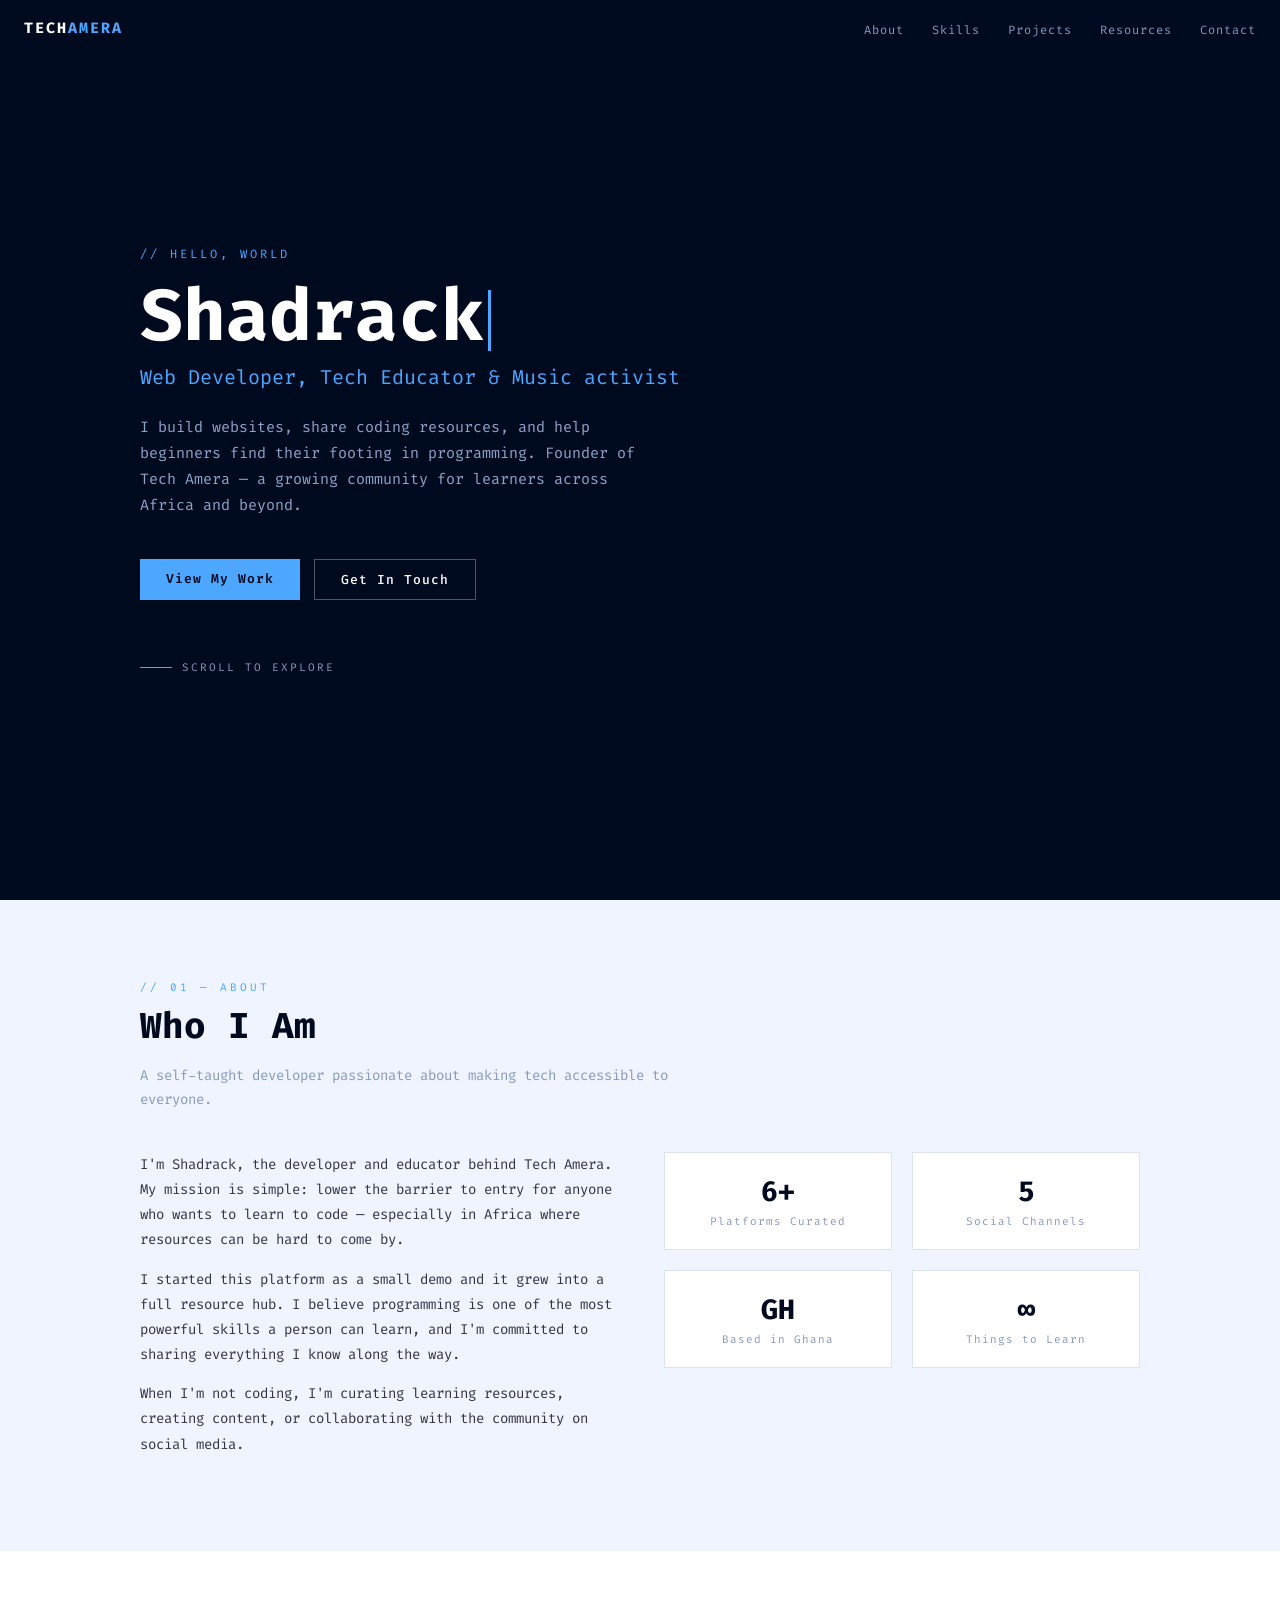
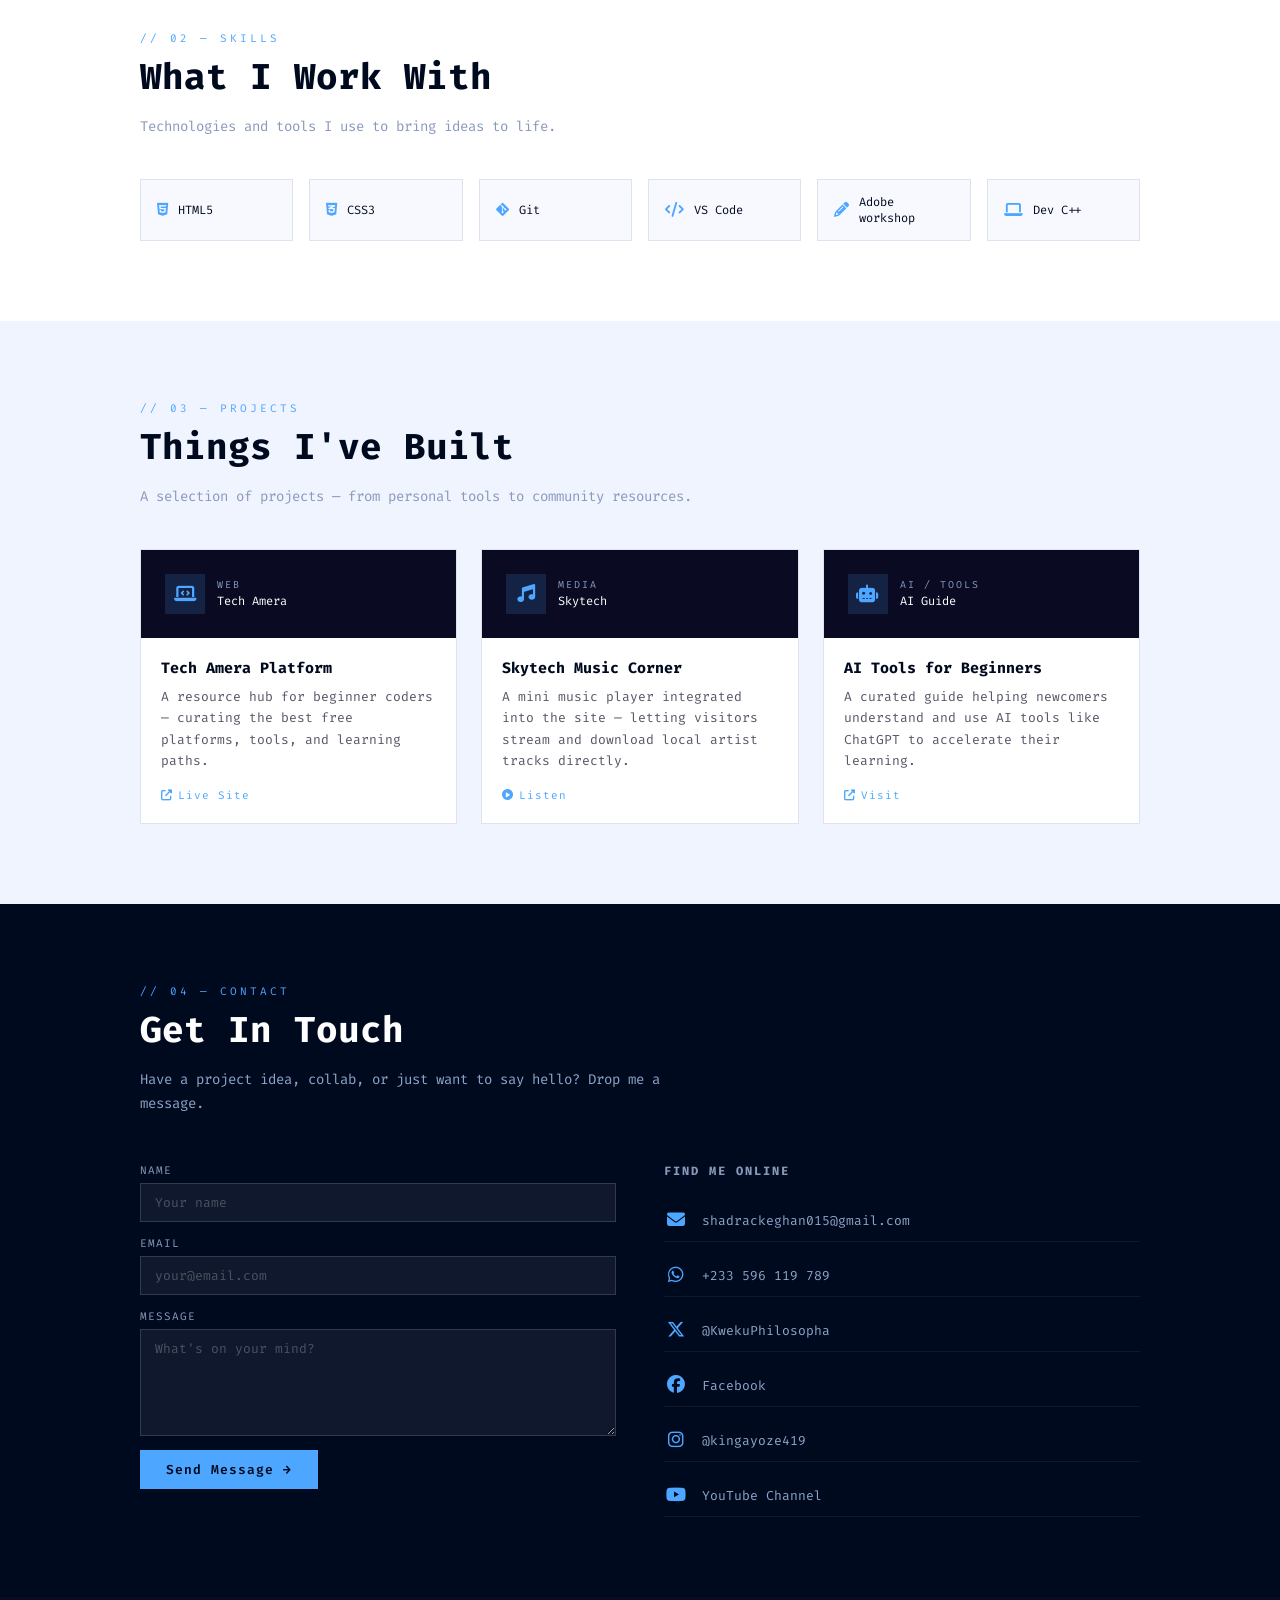
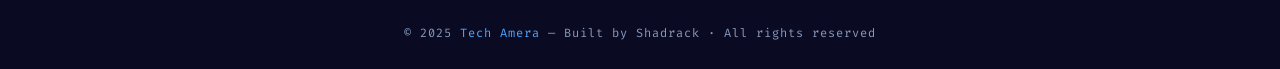
<file: index.html>
<!DOCTYPE html>
<html lang="en">
<head>
  <meta charset="UTF-8">
  <meta name="viewport" content="width=device-width, initial-scale=1.0">
  <meta name="description" content="Tech Amera – Developer Portfolio of Shadrack">
  <title>Tech Amera | Portfolio</title>

  <link rel="stylesheet" href="https://cdnjs.cloudflare.com/ajax/libs/font-awesome/6.5.0/css/all.min.css">
  <link href="https://fonts.googleapis.com/css2?family=Fira+Code:wght@300;400;500;600;700&family=Inter:wght@300;400;600;700&display=swap" rel="stylesheet">

  <style>
    *, *::before, *::after { box-sizing: border-box; margin: 0; padding: 0; }

    :root {
      --navy:    #000A1F;
      --navy2:   #0a0a23;
      --accent:  #4da6ff;
      --white:   #ffffff;
      --offwhite:#f0f4ff;
      --muted:   #8899bb;
      --card-bg: #f7f9ff;
      --border:  #dde4f0;
      --font-mono: 'Fira Code', monospace;
      --font-sans: 'Inter', sans-serif;
    }

    html { scroll-behavior: smooth; }

    body {
      font-family: 'Fira code',monospace;
      background: var(--white);
      color: var(--navy);
      overflow-x: hidden;
    }

    /* ── NAV ──────────────────────────────── */
    nav {
      position: fixed;
      top: 0; left: 0; right: 0;
      background: var(--navy);
      z-index: 100;
      display: flex;
      align-items: center;
      justify-content: space-between;
      padding: 0 24px;
      height: 56px;
    }

    .nav-logo {
      font-family: var(--font-mono);
      font-weight: 700;
      font-size: 15px;
      color: var(--white);
      letter-spacing: 2px;
      text-decoration: none;
    }
    .nav-logo span { color: var(--accent); }

    .nav-links {
      display: flex;
      gap: 28px;
      list-style: none;
    }
    .nav-links a {
      font-family: var(--font-mono);
      font-size: 12px;
      color: var(--muted);
      text-decoration: none;
      letter-spacing: 1px;
      transition: color .2s;
    }
    .nav-links a:hover { color: var(--white); }

    .hamburger {
      display: none;
      flex-direction: column;
      gap: 5px;
      cursor: pointer;
      background: none;
      border: none;
      padding: 4px;
    }
    .hamburger span {
      display: block;
      width: 22px;
      height: 2px;
      background: var(--white);
      transition: transform .3s, opacity .3s;
    }
    .hamburger.open span:nth-child(1) { transform: translateY(7px) rotate(45deg); }
    .hamburger.open span:nth-child(2) { opacity: 0; }
    .hamburger.open span:nth-child(3) { transform: translateY(-7px) rotate(-45deg); }

    .mobile-menu {
      display: none;
      position: fixed;
      top: 56px; left: 0; right: 0;
      background: var(--navy2);
      z-index: 99;
      padding: 16px 0;
      flex-direction: column;
    }
    .mobile-menu.open { display: flex; }
    .mobile-menu a {
      font-family: var(--font-mono);
      font-size: 13px;
      color: var(--muted);
      text-decoration: none;
      padding: 12px 28px;
      letter-spacing: 1px;
      border-bottom: 1px solid rgba(255,255,255,.05);
      transition: color .2s, background .2s;
    }
    .mobile-menu a:hover { color: var(--white); background: rgba(77,166,255,.08); }

    /* ── SECTIONS COMMON ─────────────────── */
    section { padding: 80px 24px; }
    .section-label {
      font-family: var(--font-mono);
      font-size: 11px;
      letter-spacing: 3px;
      color: var(--accent);
      text-transform: uppercase;
      margin-bottom: 10px;
    }
    .section-title {
      font-size: clamp(22px, 5vw, 36px);
      font-weight: 700;
      color: var(--navy);
      margin-bottom: 16px;
      line-height: 1.2;
    }
    .section-sub {
      font-size: 14px;
      color: var(--muted);
      line-height: 1.7;
      max-width: 560px;
    }
    .container { max-width: 1000px; margin: 0 auto; }

    /* ── HERO ─────────────────────────────── */
    #hero {
      min-height: 100vh;
      background: var(--navy);
      display: flex;
      align-items: center;
      padding: 80px 24px 60px;
    }
    .hero-inner {
      max-width: 1000px;
      margin: 0 auto;
      width: 100%;
    }
    .hero-eyebrow {
      font-family: var(--font-mono);
      font-size: 12px;
      letter-spacing: 3px;
      color: var(--accent);
      margin-bottom: 18px;
    }
    .hero-name {
      font-size: clamp(36px, 9vw, 72px);
      font-weight: 700;
      color: var(--white);
      line-height: 1;
      margin-bottom: 12px;
    }
    .hero-name .cursor {
      display: inline-block;
      width: 3px;
      height: .85em;
      background: var(--accent);
      margin-left: 4px;
      vertical-align: middle;
      animation: blink 1s step-end infinite;
    }
    @keyframes blink { 50% { opacity: 0; } }

    .hero-role {
      font-family: var(--font-mono);
      font-size: clamp(14px, 3vw, 20px);
      color: var(--accent);
      margin-bottom: 24px;
    }
    .hero-bio {
      font-size: 15px;
      color: #8fa5c8;
      line-height: 1.75;
      max-width: 520px;
      margin-bottom: 40px;
    }
    .hero-ctas {
      display: flex;
      gap: 14px;
      flex-wrap: wrap;
    }
    .btn-primary {
      padding: 11px 26px;
      background: var(--accent);
      color: var(--navy);
      font-family: var(--font-mono);
      font-size: 13px;
      font-weight: 600;
      border: none;
      cursor: pointer;
      text-decoration: none;
      transition: opacity .2s;
      letter-spacing: 1px;
    }
    .btn-primary:hover { opacity: .85; }
    .btn-outline {
      padding: 11px 26px;
      background: transparent;
      color: var(--white);
      font-family: var(--font-mono);
      font-size: 13px;
      font-weight: 500;
      border: 1px solid rgba(255,255,255,.3);
      cursor: pointer;
      text-decoration: none;
      transition: border-color .2s, color .2s;
      letter-spacing: 1px;
    }
    .btn-outline:hover { border-color: var(--accent); color: var(--accent); }

    .hero-scroll {
      margin-top: 60px;
      display: flex;
      align-items: center;
      gap: 10px;
      font-family: var(--font-mono);
      font-size: 11px;
      color: var(--muted);
      letter-spacing: 2px;
    }
    .hero-scroll::before {
      content: '';
      display: block;
      width: 32px;
      height: 1px;
      background: var(--muted);
    }

    /* ── ABOUT ───────────────────────────── */
    #about { background: var(--offwhite); }
    .about-grid {
      display: grid;
      grid-template-columns: 1fr 1fr;
      gap: 48px;
      align-items: start;
      margin-top: 40px;
    }
    .about-text p {
      font-size: 14px;
      line-height: 1.8;
      color: #334;
      margin-bottom: 14px;
    }
    .about-stats {
      display: grid;
      grid-template-columns: 1fr 1fr;
      gap: 20px;
    }
    .stat-card {
      background: var(--white);
      border: 1px solid var(--border);
      padding: 20px;
      text-align: center;
    }
    .stat-num {
      font-family: var(--font-mono);
      font-size: 28px;
      font-weight: 700;
      color: var(--navy);
    }
    .stat-label {
      font-size: 11px;
      color: var(--muted);
      letter-spacing: 1px;
      margin-top: 4px;
    }

    /* ── SKILLS ──────────────────────────── */
    #skills { background: var(--white); }
    .skills-grid {
      display: grid;
      grid-template-columns: repeat(auto-fill, minmax(140px, 1fr));
      gap: 16px;
      margin-top: 40px;
    }
    .skill-pill {
      display: flex;
      align-items: center;
      gap: 10px;
      padding: 14px 16px;
      border: 1px solid var(--border);
      background: var(--card-bg);
      font-family: var(--font-mono);
      font-size: 12px;
      color: var(--navy);
      transition: border-color .2s, transform .2s;
      cursor: default;
    }
    .skill-pill:hover {
      border-color: var(--accent);
      transform: translateY(-2px);
    }
    .skill-pill i { color: var(--accent); font-size: 15px; }

    /* ── PROJECTS ────────────────────────── */
    #projects { background: var(--offwhite); }
    .projects-grid {
      display: grid;
      grid-template-columns: repeat(auto-fill, minmax(280px, 1fr));
      gap: 24px;
      margin-top: 40px;
    }
    .project-card {
      background: var(--white);
      border: 1px solid var(--border);
      overflow: hidden;
      transition: transform .2s, box-shadow .2s;
    }
    .project-card:hover {
      transform: translateY(-4px);
      box-shadow: 0 12px 32px rgba(0,10,31,.1);
    }
    .project-card-top {
      background: var(--navy2);
      padding: 24px;
      display: flex;
      align-items: center;
      gap: 12px;
    }
    .project-icon {
      width: 40px; height: 40px;
      background: rgba(77,166,255,.15);
      display: flex;
      align-items: center;
      justify-content: center;
      font-size: 18px;
      color: var(--accent);
    }
    .project-tag {
      font-family: var(--font-mono);
      font-size: 10px;
      letter-spacing: 2px;
      color: var(--muted);
      text-transform: uppercase;
    }
    .project-card-body { padding: 20px; }
    .project-name {
      font-size: 15px;
      font-weight: 700;
      color: var(--navy);
      margin-bottom: 8px;
    }
    .project-desc {
      font-size: 13px;
      color: #556;
      line-height: 1.65;
      margin-bottom: 16px;
    }
    .project-links {
      display: flex;
      gap: 12px;
    }
    .project-links a {
      font-family: var(--font-mono);
      font-size: 11px;
      color: var(--accent);
      text-decoration: none;
      letter-spacing: 1px;
      display: flex;
      align-items: center;
      gap: 5px;
      transition: opacity .2s;
    }
    .project-links a:hover { opacity: .7; }

    /* ── RESOURCES ───────────────────────── */
    #resources { background: var(--white); }
    .resources-list {
      display: grid;
      grid-template-columns: repeat(auto-fill, minmax(220px, 1fr));
      gap: 16px;
      margin-top: 40px;
    }
    .resource-item {
      display: flex;
      align-items: center;
      gap: 14px;
      padding: 16px 18px;
      border: 1px solid var(--border);
      background: var(--card-bg);
      text-decoration: none;
      color: var(--navy);
      transition: border-color .2s, background .2s;
    }
    .resource-item:hover {
      border-color: var(--accent);
      background: var(--white);
    }
    .resource-item i {
      font-size: 20px;
      color: var(--accent);
      flex-shrink: 0;
    }
    .resource-name {
      font-size: 13px;
      font-weight: 600;
    }
    .resource-desc {
      font-size: 11px;
      color: var(--muted);
      margin-top: 2px;
    }

    /* ── CONTACT ─────────────────────────── */
    #contact { background: var(--navy); }
    #contact .section-title { color: var(--white); }
    #contact .section-sub { color: #8fa5c8; }
    #contact .section-label { color: var(--accent); }

    .contact-layout {
      display: grid;
      grid-template-columns: 1fr 1fr;
      gap: 48px;
      margin-top: 48px;
    }

    .contact-form { display: flex; flex-direction: column; gap: 14px; }
    .form-field {
      display: flex;
      flex-direction: column;
      gap: 5px;
    }
    .form-field label {
      font-family: var(--font-mono);
      font-size: 11px;
      letter-spacing: 1px;
      color: var(--muted);
    }
    .form-field input,
    .form-field textarea {
      background: rgba(255,255,255,.06);
      border: 1px solid rgba(255,255,255,.15);
      color: var(--white);
      padding: 10px 14px;
      font-family: var(--font-mono);
      font-size: 13px;
      outline: none;
      resize: vertical;
      transition: border-color .2s;
    }
    .form-field input:focus,
    .form-field textarea:focus { border-color: var(--accent); }
    .form-field input::placeholder,
    .form-field textarea::placeholder { color: rgba(255,255,255,.25); }

    .contact-social h3 {
      font-family: var(--font-mono);
      font-size: 12px;
      letter-spacing: 2px;
      color: var(--muted);
      text-transform: uppercase;
      margin-bottom: 20px;
    }
    .social-links {
      display: flex;
      flex-direction: column;
      gap: 12px;
    }
    .social-link {
      display: flex;
      align-items: center;
      gap: 14px;
      color: #8fa5c8;
      text-decoration: none;
      font-size: 13px;
      padding: 12px 0;
      border-bottom: 1px solid rgba(255,255,255,.06);
      transition: color .2s;
    }
    .social-link:hover { color: var(--white); }
    .social-link i { font-size: 18px; color: var(--accent); width: 24px; text-align: center; }

    /* ── FOOTER ──────────────────────────── */
    footer {
      background: var(--navy2);
      color: var(--muted);
      text-align: center;
      padding: 28px 24px;
      font-family: var(--font-mono);
      font-size: 12px;
      letter-spacing: 1px;
    }
    footer span { color: var(--accent); }

    /* ── TOAST ───────────────────────────── */
    #toast {
      position: fixed;
      bottom: 28px; right: 28px;
      background: var(--navy);
      border: 1px solid var(--accent);
      color: var(--white);
      font-family: var(--font-mono);
      font-size: 12px;
      padding: 12px 20px;
      z-index: 999;
      opacity: 0;
      pointer-events: none;
      transform: translateY(8px);
      transition: opacity .3s, transform .3s;
    }
    #toast.show { opacity: 1; transform: translateY(0); }

    /* ── RESPONSIVE ──────────────────────── */
    @media (max-width: 768px) {
      .nav-links { display: none; }
      .hamburger { display: flex; }
      .about-grid,
      .contact-layout { grid-template-columns: 1fr; gap: 32px; }
      section { padding: 60px 18px; }
      .about-stats { grid-template-columns: 1fr 1fr; }
    }

    @media (max-width: 480px) {
      .hero-ctas { flex-direction: column; }
      .about-stats { grid-template-columns: 1fr 1fr; }
    }

    /* ── SCROLL REVEAL ────────────────────── */
    .reveal {
      opacity: 0;
      transform: translateY(24px);
      transition: opacity .55s ease, transform .55s ease;
    }
    .reveal.visible {
      opacity: 1;
      transform: none;
    }
  </style>
</head>
<body>

  <!-- ── NAV ── -->
  <nav>
    <a href="#hero" class="nav-logo">TECH<span>AMERA</span></a>
    <ul class="nav-links">
      <li><a href="#about">About</a></li>
      <li><a href="#skills">Skills</a></li>
      <li><a href="#projects">Projects</a></li>
      <li><a href="#resources">Resources</a></li>
      <li><a href="#contact">Contact</a></li>
    </ul>
    <button class="hamburger" id="hamburger" aria-label="Menu">
      <span></span><span></span><span></span>
    </button>
  </nav>

  <!-- Mobile Menu -->
  <div class="mobile-menu" id="mobileMenu">
    <a href="#about"     onclick="closeMenu()">About</a>
    <a href="#skills"    onclick="closeMenu()">Skills</a>
    <a href="#projects"  onclick="closeMenu()">Projects</a>
    <a href="#contact"   onclick="closeMenu()">Contact</a>
  </div>

  <!-- ── HERO ── -->
  <section id="hero">
    <div class="hero-inner">
      <p class="hero-eyebrow">// HELLO, WORLD</p>
      <h1 class="hero-name">Shadrack<span class="cursor"></span></h1>
      <p class="hero-role">Web Developer, Tech Educator &amp; Music activist </p>
      <p class="hero-bio">
        I build websites, share coding resources, and help beginners find their footing in programming.
        Founder of Tech Amera — a growing community for learners across Africa and beyond.
      </p>
      <div class="hero-ctas">
        <a href="#projects" class="btn-primary">View My Work</a>
        <a href="#contact"  class="btn-outline">Get In Touch</a>
      </div>
      <p class="hero-scroll">SCROLL TO EXPLORE</p>
    </div>
  </section>

  <!-- ── ABOUT ── -->
  <section id="about">
    <div class="container">
      <p class="section-label reveal">// 01 &mdash; ABOUT</p>
      <h2 class="section-title reveal">Who I Am</h2>
      <p class="section-sub reveal">A self-taught developer passionate about making tech accessible to everyone.</p>

      <div class="about-grid">
        <div class="about-text reveal">
          <p>
            I'm Shadrack, the developer and educator behind Tech Amera. My mission is simple:
            lower the barrier to entry for anyone who wants to learn to code — especially in Africa
            where resources can be hard to come by.
          </p>
          <p>
            I started this platform as a small demo and it grew into a full resource hub.
            I believe programming is one of the most powerful skills a person can learn,
            and I'm committed to sharing everything I know along the way.
          </p>
          <p>
            When I'm not coding, I'm curating learning resources, creating content,
            or collaborating with the community on social media.
          </p>
        </div>
        <div class="about-stats reveal">
          <div class="stat-card">
            <div class="stat-num">6+</div>
            <div class="stat-label">Platforms Curated</div>
          </div>
          <div class="stat-card">
            <div class="stat-num">5</div>
            <div class="stat-label">Social Channels</div>
          </div>
          <div class="stat-card">
            <div class="stat-num">GH</div>
            <div class="stat-label">Based in Ghana</div>
          </div>
          <div class="stat-card">
            <div class="stat-num">∞</div>
            <div class="stat-label">Things to Learn</div>
          </div>
        </div>
      </div>
    </div>
  </section>

  <!-- ── SKILLS ── -->
  <section id="skills">
    <div class="container">
      <p class="section-label reveal">// 02 &mdash; SKILLS</p>
      <h2 class="section-title reveal">What I Work With</h2>
      <p class="section-sub reveal">Technologies and tools I use to bring ideas to life.</p>

      <div class="skills-grid">
        <div class="skill-pill reveal"><i class="fab fa-html5"></i> HTML5</div>
        <div class="skill-pill reveal"><i class="fab fa-css3-alt"></i> CSS3</div>
        <div class="skill-pill reveal"><i class="fab fa-git-alt"></i> Git</div>
        <div class="skill-pill reveal"><i class="fas fa-code"></i> VS Code</div>
        <div class="skill-pill reveal"><i class="fas fa-pencil"></i> Adobe workshop</div>
        <div class="skill-pill reveal"><i class="fas fa-laptop"></i> Dev C++</div>
      </div>
    </div>
  </section>

  <!-- ── PROJECTS ── -->
  <section id="projects">
    <div class="container">
      <p class="section-label reveal">// 03 &mdash; PROJECTS</p>
      <h2 class="section-title reveal">Things I've Built</h2>
      <p class="section-sub reveal">A selection of projects — from personal tools to community resources.</p>

      <div class="projects-grid">

        <div class="project-card reveal">
          <div class="project-card-top">
            <div class="project-icon"><i class="fas fa-laptop-code"></i></div>
            <div>
              <div class="project-tag">Web</div>
              <div style="font-family:var(--font-mono);font-size:12px;color:#fff;margin-top:2px;">Tech Amera</div>
            </div>
          </div>
          <div class="project-card-body">
            <div class="project-name">Tech Amera Platform</div>
            <p class="project-desc">A resource hub for beginner coders — curating the best free platforms, tools, and learning paths.</p>
            <div class="project-links">
              <a href="index3.html"><i class="fas fa-external-link-alt"></i> Live Site</a>
            </div>
          </div>
        </div>

        <div class="project-card reveal">
          <div class="project-card-top">
            <div class="project-icon"><i class="fas fa-music"></i></div>
            <div>
              <div class="project-tag">Media</div>
              <div style="font-family:var(--font-mono);font-size:12px;color:#fff;margin-top:2px;">Skytech</div>
            </div>
          </div>
          <div class="project-card-body">
            <div class="project-name">Skytech Music Corner</div>
            <p class="project-desc">A mini music player integrated into the site — letting visitors stream and download local artist tracks directly.</p>
            <div class="project-links">
              <a href="shayshay.html"><i class="fas fa-play-circle"></i> Listen</a>
            </div>
          </div>
        </div>

        <div class="project-card reveal">
          <div class="project-card-top">
            <div class="project-icon"><i class="fas fa-robot"></i></div>
            <div>
              <div class="project-tag">AI / Tools</div>
              <div style="font-family:var(--font-mono);font-size:12px;color:#fff;margin-top:2px;">AI Guide</div>
            </div>
          </div>
          <div class="project-card-body">
            <div class="project-name">AI Tools for Beginners</div>
            <p class="project-desc">A curated guide helping newcomers understand and use AI tools like ChatGPT to accelerate their learning.</p>
            <div class="project-links">
              <a href="https://chat.openai.com/" target="_blank"><i class="fas fa-external-link-alt"></i> Visit</a>
            </div>
          </div>
        </div>
        
      </div>
    </div>
  </section>

  <!-- ── CONTACT ── -->
  <section id="contact">
    <div class="container">
      <p class="section-label reveal">// 04 &mdash; CONTACT</p>
      <h2 class="section-title reveal">Get In Touch</h2>
      <p class="section-sub reveal">Have a project idea, collab, or just want to say hello? Drop me a message.</p>

      <div class="contact-layout">

        <div class="contact-form reveal">
          <div class="form-field">
            <label>NAME</label>
            <input type="text" id="fname" placeholder="Your name">
          </div>
          <div class="form-field">
            <label>EMAIL</label>
            <input type="email" id="femail" placeholder="your@email.com">
          </div>
          <div class="form-field">
            <label>MESSAGE</label>
            <textarea id="fmessage" rows="5" placeholder="What's on your mind?"></textarea>
          </div>
          <button class="btn-primary" onclick="sendMessage()" style="align-self:flex-start">
            Send Message &rarr;
          </button>
        </div>

        <div class="contact-social reveal">
          <h3>Find Me Online</h3>
          <div class="social-links">
            <a href="mailto:shadrackeghan015@gmail.com" class="social-link">
              <i class="fas fa-envelope"></i> shadrackeghan015@gmail.com
            </a>
            <a href="https://wa.me/+233596119789" target="_blank" class="social-link">
              <i class="fab fa-whatsapp"></i> +233 596 119 789
            </a>
            <a href="https://x.com/KwekuPhilosopha" target="_blank" class="social-link">
              <i class="fab fa-x-twitter"></i> @KwekuPhilosopha
            </a>
            <a href="https://www.facebook.com/kingayoze419" target="_blank" class="social-link">
              <i class="fab fa-facebook"></i> Facebook
            </a>
            <a href="https://instagram.com/kingayoze419" target="_blank" class="social-link">
              <i class="fab fa-instagram"></i> @kingayoze419
            </a>
            <a href="https://www.youtube.com/@kingayoze419" target="_blank" class="social-link">
              <i class="fab fa-youtube"></i> YouTube Channel
            </a>
          </div>
        </div>

      </div>
    </div>
  </section>

  <!-- ── FOOTER ── -->
  <footer>
    <p>&copy; 2025 <span>Tech Amera</span> &mdash; Built by Shadrack &middot; All rights reserved</p>
  </footer>

  <div id="toast">Message sent! I'll get back to you soon.</div>

  <script>
    // Hamburger menu
    const hamburger = document.getElementById('hamburger');
    const mobileMenu = document.getElementById('mobileMenu');
    hamburger.addEventListener('click', () => {
      hamburger.classList.toggle('open');
      mobileMenu.classList.toggle('open');
    });
    function closeMenu() {
      hamburger.classList.remove('open');
      mobileMenu.classList.remove('open');
    }

    // Scroll reveal
    const reveals = document.querySelectorAll('.reveal');
    const observer = new IntersectionObserver((entries) => {
      entries.forEach(e => { if (e.isIntersecting) { e.target.classList.add('visible'); } });
    }, { threshold: 0.12 });
    reveals.forEach(el => observer.observe(el));

    // Contact form mock send
    function sendMessage() {
      const name    = document.getElementById('fname').value.trim();
      const email   = document.getElementById('femail').value.trim();
      const message = document.getElementById('fmessage').value.trim();
      if (!name || !email || !message) {
        showToast('Please fill in all fields.');
        return;
      }
      showToast('Message sent! I\'ll get back to you soon.');
      document.getElementById('fname').value = '';
      document.getElementById('femail').value = '';
      document.getElementById('fmessage').value = '';
    }

    function showToast(msg) {
      const t = document.getElementById('toast');
      t.textContent = msg;
      t.classList.add('show');
      setTimeout(() => t.classList.remove('show'), 3500);
    }

    // Active nav link on scroll
    const sections = document.querySelectorAll('section[id]');
    const navLinks  = document.querySelectorAll('.nav-links a');
    window.addEventListener('scroll', () => {
      let current = '';
      sections.forEach(s => {
        if (window.scrollY >= s.offsetTop - 80) current = s.id;
      });
      navLinks.forEach(a => {
        a.style.color = a.getAttribute('href') === '#' + current ? '#fff' : '';
      });
    }, { passive: true });
  </script>
</body>
</html>
</file>
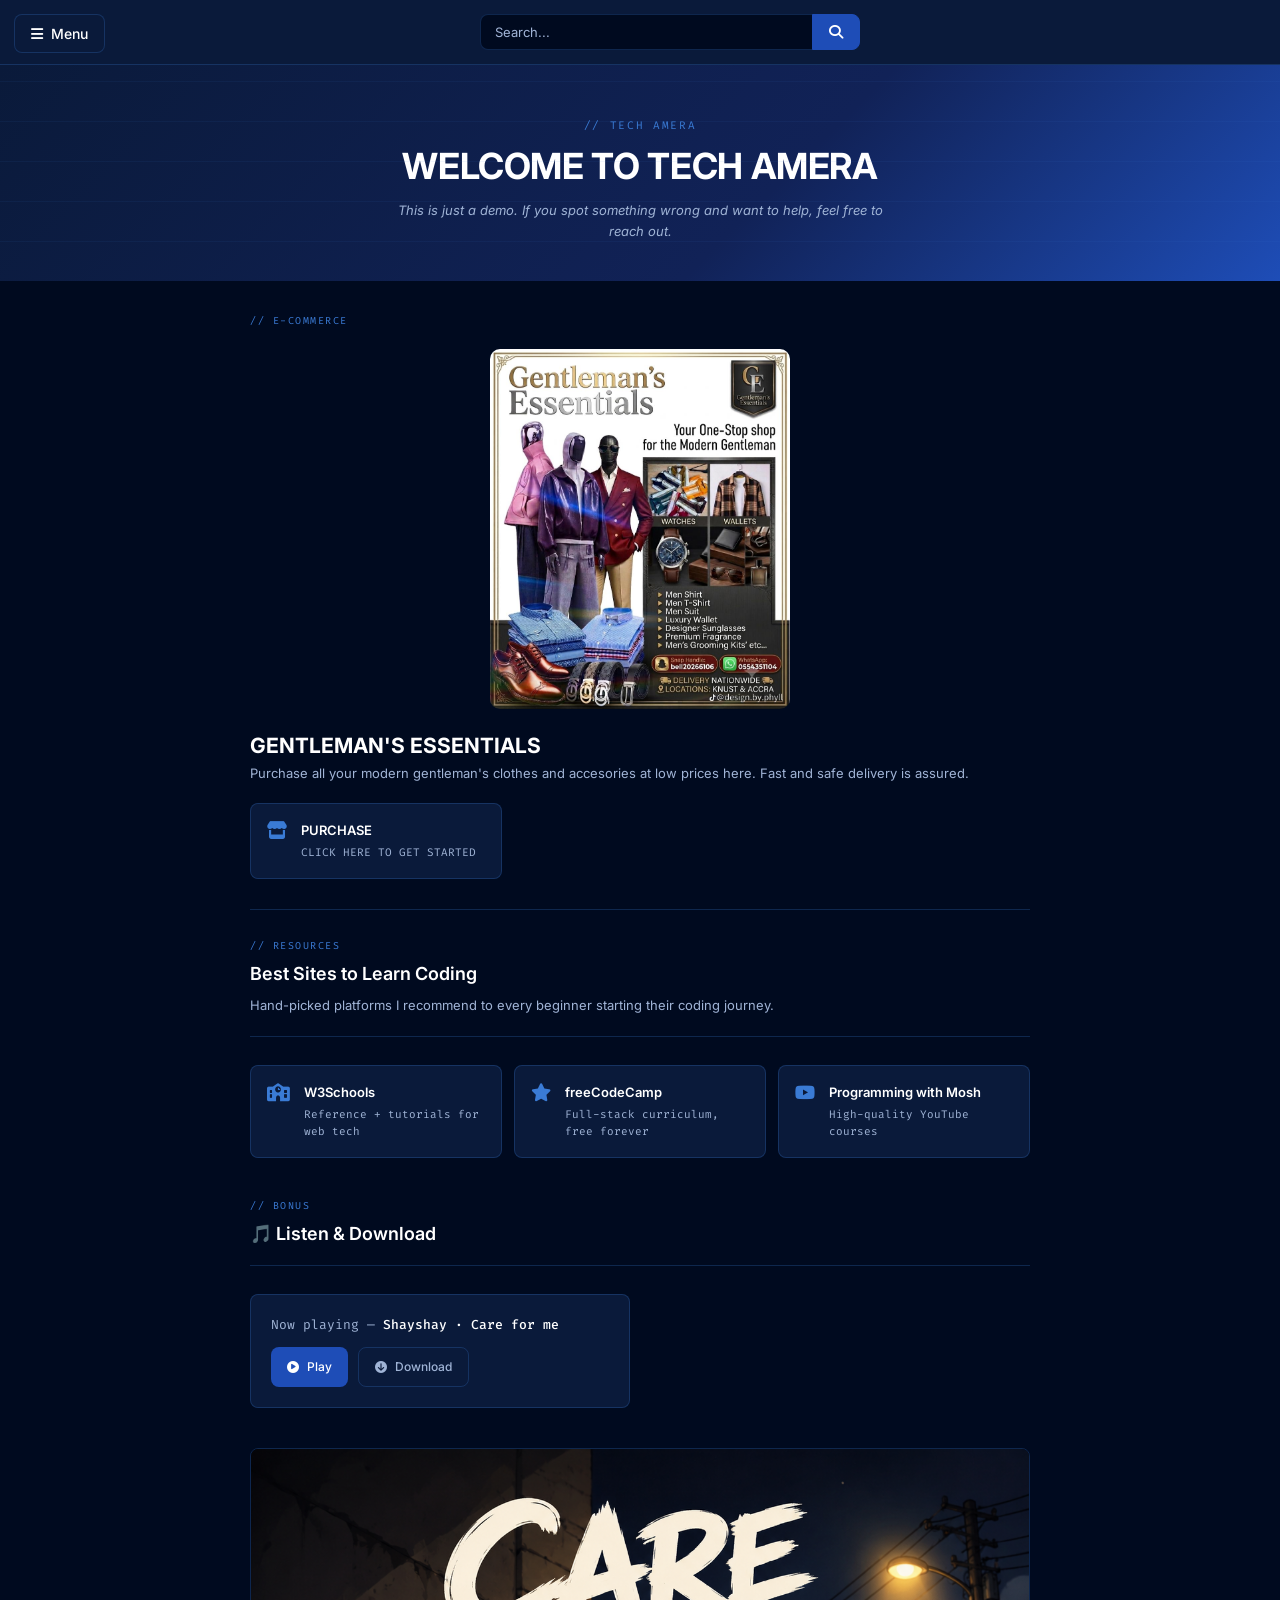
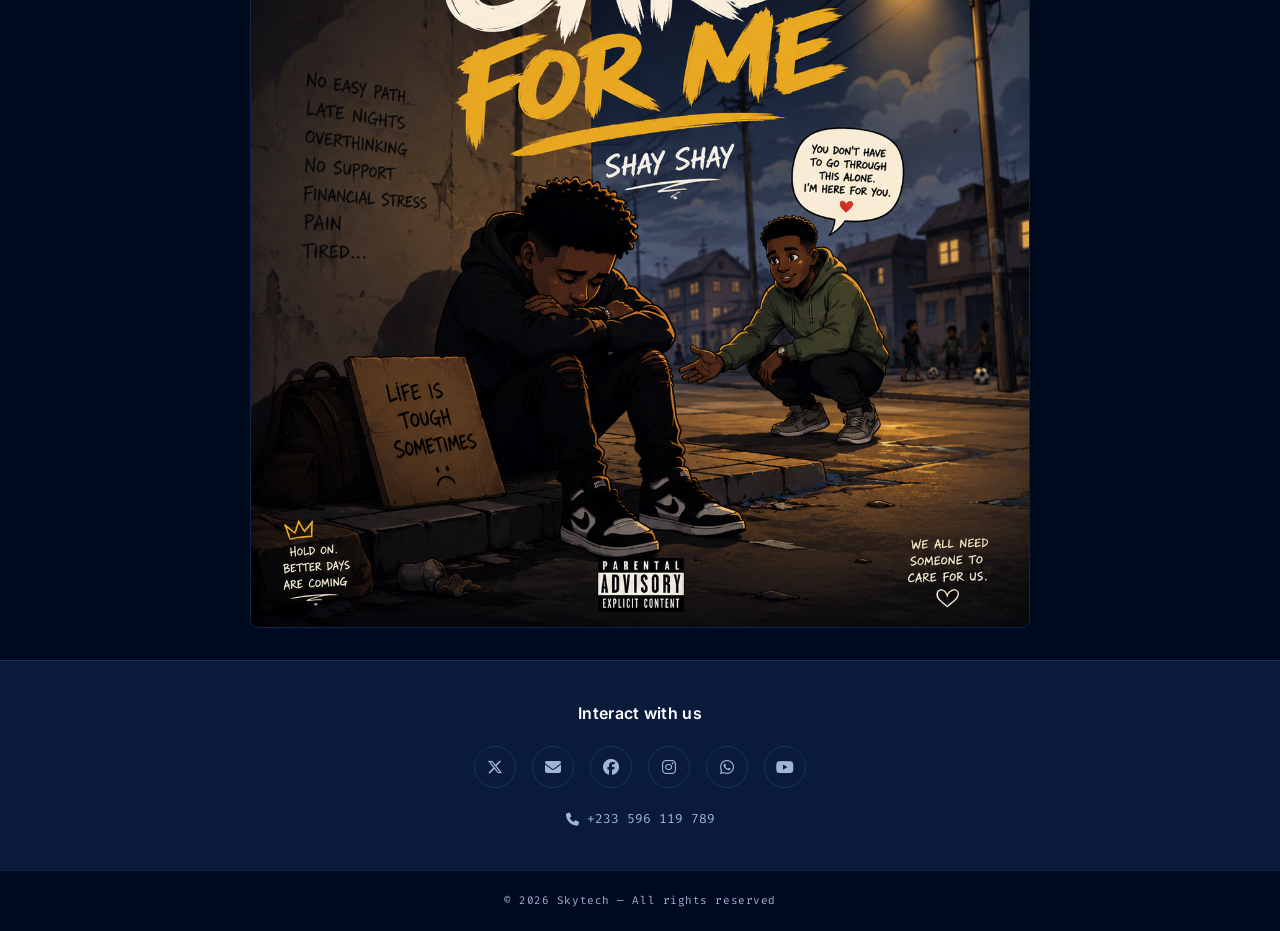
<file: index3.html>
<!DOCTYPE html>
<html lang="en">
<head>
  <meta charset="UTF-8">
  <meta name="viewport" content="width=device-width, initial-scale=1.0">
  <meta name="description" content="These are the best websites and platforms to learn coding for free as a beginner">
  <meta name="keywords" content="learn coding, coding websites, programming, coding for beginners">
  <meta name="google-site-verification" content="dvhnHDU4yFpRiC0IyRV8pbZtG8Nb9riP_C6i_7Uf87U" />
  <title>Best sites to learn coding for beginners</title>

  <link rel="stylesheet" href="https://cdnjs.cloudflare.com/ajax/libs/font-awesome/6.5.0/css/all.min.css">
  <link href="https://fonts.googleapis.com/css2?family=Fira+Code:wght@300;400;500;600&family=Inter:wght@300;400;500;600;700&display=swap" rel="stylesheet">

  <style>
    /* ── TOKENS ── */
    :root {
      --navy-deep:   #000A1F;
      --navy-mid:    #0a1a3a;
      --navy-light:  #112257;
      --blue-accent: #1e4db7;
      --blue-bright: #3a7bd5;
      --ice:         #e8f0fe;
      --white:       #ffffff;
      --text-muted:  #a0b4d6;
      --border:      rgba(58, 123, 213, 0.25);
      --radius:      8px;
      --font-ui:     'Inter', sans-serif;
      --font-code:   'Fira Code', monospace;
    }

    /* ── RESET ── */
    *, *::before, *::after { box-sizing: border-box; margin: 0; padding: 0; }

    html { scroll-behavior: smooth; }

    body {
      background-color: var(--navy-deep);
      color: var(--white);
      font-family: var(--font-ui);
      font-size: 14px;
      line-height: 1.6;
      min-height: 100vh;
    }

    /* ── TOGGLE BUTTON ── */
    .toggle-btn {
      background: var(--navy-mid);
      color: var(--white);
      border: 1px solid var(--border);
      padding: 10px 16px;
      font-size: 14px;
      font-family: var(--font-ui);
      font-weight: 500;
      cursor: pointer;
      position: fixed;
      top: 14px;
      left: 14px;
      z-index: 100;
      border-radius: var(--radius);
      display: flex;
      align-items: center;
      gap: 8px;
      transition: background 0.2s, border-color 0.2s;
    }
    .toggle-btn:hover {
      background: var(--navy-light);
      border-color: var(--blue-bright);
    }

    /* ── SIDEBAR ── */
    .sidebar {
      width: 220px;
      background: var(--navy-mid);
      border-right: 1px solid var(--border);
      padding-top: 70px;
      height: 100vh;
      position: fixed;
      left: -240px;
      top: 0;
      transition: left 0.35s cubic-bezier(.4,0,.2,1);
      z-index: 90;
    }
    .sidebar.active { left: 0; }

    .sidebar-label {
      font-family: var(--font-code);
      font-size: 10px;
      color: var(--text-muted);
      letter-spacing: 0.12em;
      text-transform: uppercase;
      padding: 12px 20px 6px;
    }

    .sidebar a {
      display: flex;
      align-items: center;
      gap: 12px;
      color: var(--text-muted);
      padding: 12px 20px;
      text-decoration: none;
      font-size: 13px;
      font-weight: 500;
      transition: color 0.2s, background 0.2s, padding-left 0.2s;
      border-left: 2px solid transparent;
    }
    .sidebar a:hover {
      color: var(--white);
      background: rgba(58,123,213,0.1);
      border-left-color: var(--blue-bright);
      padding-left: 24px;
    }
    .sidebar a i { width: 16px; text-align: center; font-size: 13px; }

    /* ── TOP BAR ── */
    .topbar {
      background: var(--navy-mid);
      border-bottom: 1px solid var(--border);
      display: flex;
      align-items: center;
      justify-content: center;
      padding: 14px 20px 14px 80px;
      position: sticky;
      top: 0;
      z-index: 50;
    }

    .search-container {
      display: flex;
      align-items: center;
      gap: 0;
      max-width: 380px;
      width: 60%;
    }
    .search-box {
      flex: 1;
      padding: 9px 14px;
      background: var(--navy-deep);
      border: 1px solid var(--border);
      border-right: none;
      border-radius: var(--radius) 0 0 var(--radius);
      color: var(--white);
      font-family: var(--font-ui);
      font-size: 13px;
      outline: none;
      transition: border-color 0.2s;
    }
    .search-box::placeholder { color: var(--text-muted); }
    .search-box:focus { border-color: var(--blue-bright); }
    .search-btn {
      padding: 9px 16px;
      background: var(--blue-accent);
      border: 1px solid var(--blue-accent);
      border-radius: 0 var(--radius) var(--radius) 0;
      color: var(--white);
      font-size: 14px;
      cursor: pointer;
      transition: background 0.2s;
    }
    .search-btn:hover { background: var(--blue-bright); }

    /* ── HERO ── */
    .hero {
      background: linear-gradient(135deg, var(--navy-mid) 0%, var(--navy-light) 60%, var(--blue-accent) 100%);
      padding: 52px 24px 40px;
      text-align: center;
      position: relative;
      overflow: hidden;
    }
    .hero::before {
      content: '';
      position: absolute;
      inset: 0;
      background: repeating-linear-gradient(
        0deg,
        transparent,
        transparent 39px,
        rgba(58,123,213,0.07) 39px,
        rgba(58,123,213,0.07) 40px
      );
      pointer-events: none;
    }
    .hero-eyebrow {
      font-family: var(--font-code);
      font-size: 11px;
      letter-spacing: 0.15em;
      color: var(--blue-bright);
      text-transform: uppercase;
      margin-bottom: 10px;
    }
    .hero h1 {
      font-family: var(--font-ui);
      font-size: clamp(22px, 5vw, 36px);
      font-weight: 700;
      color: var(--white);
      letter-spacing: -0.01em;
      line-height: 1.2;
      margin: 0 0 12px;
      background: none;
      padding: 0;
    }
    .hero-sub {
      font-size: 13px;
      color: var(--text-muted);
      font-style: italic;
      max-width: 500px;
      margin: 0 auto;
    }

    /* ── MAIN WRAPPER ── */
    .main { padding-bottom: 0; }

    main {
      max-width: 820px;
      margin: 0 auto;
      padding: 32px 20px;
    }
    .ads-image {
  width: 300px;      /* Adjust the size as needed */
  height: auto;      /* Keeps the image proportions */
  display: block;
  margin: 20px auto; /* Centers the image */
  border-radius: 10px; /* Optional: slightly rounded corners */
}

    /* ── SECTION LABELS ── */
    .section-eyebrow {
      font-family: var(--font-code);
      font-size: 10px;
      letter-spacing: 0.15em;
      color: var(--blue-bright);
      text-transform: uppercase;
      margin-bottom: 6px;
    }

    /* ── RESOURCES SECTION ── */
    #resources {
      margin-bottom: 40px;
    }
    #resources h2 {
      font-family: var(--font-ui);
      font-size: 18px;
      font-weight: 600;
      color: var(--white);
      text-align: left;
      text-decoration: none;
      margin-bottom: 6px;
    }
    .section-sub {
      color: var(--text-muted);
      font-size: 13px;
      margin-bottom: 20px;
    }
    .resources-list {
      display: grid;
      grid-template-columns: repeat(auto-fill, minmax(220px, 1fr));
      gap: 12px;
    }
    .resource-item {
      display: flex;
      align-items: flex-start;
      gap: 14px;
      padding: 16px;
      background: var(--navy-mid);
      border: 1px solid var(--border);
      border-radius: var(--radius);
      text-decoration: none;
      color: var(--white);
      transition: border-color 0.2s, transform 0.2s, background 0.2s;
    }
    .resource-item:hover {
      border-color: var(--blue-bright);
      background: var(--navy-light);
      transform: translateY(-2px);
    }
    .resource-item > i {
      font-size: 18px;
      color: var(--blue-bright);
      margin-top: 2px;
      flex-shrink: 0;
    }
    .resource-name {
      font-weight: 600;
      font-size: 13px;
      margin-bottom: 3px;
    }
    .resource-desc {
      font-size: 11px;
      color: var(--text-muted);
      font-family: var(--font-code);
    }

    /* ── BONUS / MUSIC SECTION ── */
    .bonus-section {
      margin-bottom: 40px;
    }
    .bonus-section h2 {
      font-family: var(--font-ui);
      font-size: 18px;
      font-weight: 600;
      color: var(--white);
      margin-bottom: 16px;
    }
    .music-card {
      background: var(--navy-mid);
      border: 1px solid var(--border);
      border-radius: var(--radius);
      padding: 20px;
      display: flex;
      flex-direction: column;
      gap: 12px;
      max-width: 380px;
    }
    .music-title {
      font-family: var(--font-code);
      font-size: 13px;
      color: var(--text-muted);
    }
    .music-title span {
      color: var(--white);
      font-weight: 500;
    }
    .music-actions {
      display: flex;
      gap: 10px;
      flex-wrap: wrap;
    }
    .music-btn {
      display: inline-flex;
      align-items: center;
      gap: 8px;
      padding: 9px 16px;
      background: var(--blue-accent);
      color: var(--white);
      border-radius: var(--radius);
      text-decoration: none;
      font-size: 12px;
      font-weight: 500;
      transition: background 0.2s;
    }
    .music-btn:hover { background: var(--blue-bright); }
    .music-btn.outline {
      background: transparent;
      border: 1px solid var(--border);
      color: var(--text-muted);
    }
    .music-btn.outline:hover {
      border-color: var(--blue-bright);
      color: var(--white);
    }

    /* ── IMAGE ── */
    .site-image {
      width: 100%;
      max-width: 100%;
      height: auto;
      border-radius: var(--radius);
      border: 1px solid var(--border);
      display: block;
      margin-top: 8px;
    }

    /* ── SOCIAL / INTERACT ── */
    .bottom-dark {
      background: var(--navy-mid);
      border-top: 1px solid var(--border);
      padding: 40px 20px;
      text-align: center;
    }
    .bottom-dark h3 {
      font-family: var(--font-ui);
      font-size: 16px;
      font-weight: 600;
      color: var(--white);
      margin-bottom: 20px;
      letter-spacing: 0.02em;
    }
    .social-icons {
      display: flex;
      justify-content: center;
      flex-wrap: wrap;
      gap: 16px;
      margin-bottom: 20px;
    }
    .social-icons a {
      color: var(--text-muted);
      width: 42px;
      height: 42px;
      display: flex;
      align-items: center;
      justify-content: center;
      border: 1px solid var(--border);
      border-radius: 50%;
      font-size: 16px;
      transition: color 0.2s, border-color 0.2s, background 0.2s;
      text-decoration: none;
    }
    .social-icons a:hover {
      color: var(--white);
      border-color: var(--blue-bright);
      background: rgba(58,123,213,0.15);
    }
    .contact-link {
      display: inline-flex;
      align-items: center;
      gap: 8px;
      color: var(--text-muted);
      text-decoration: none;
      font-size: 13px;
      font-family: var(--font-code);
      transition: color 0.2s;
    }
    .contact-link:hover { color: var(--white); }

    /* ── FOOTER ── */
    footer {
      background: var(--navy-deep);
      border-top: 1px solid var(--border);
      color: var(--text-muted);
      padding: 20px;
      text-align: center;
      font-family: var(--font-code);
      font-size: 11px;
      letter-spacing: 0.05em;
    }
    footer p { line-height: 1.8; }

    /* ── DIVIDERS ── */
    .section-divider {
      height: 1px;
      background: var(--border);
      margin: 8px 0 28px;
    }

  </style>
</head>
<body>

  <!-- Toggle Sidebar Button -->
  <button class="toggle-btn" onclick="toggleSidebar()">
    <i class="fas fa-bars"></i> Menu
  </button>

  <!-- Sidebar -->
  <div class="sidebar" id="sidebar">
    <div class="sidebar-label">Navigation</div>
    <a href="index3.html"><i class="fas fa-home"></i> Home</a>
    <a href="https://chat.openai.com/" target="_blank"><i class="fas fa-robot"></i> Visit AI</a>
    <a href="https://wa.me/message/CKPP46B3H2DJD1"><i class="fas fa-store"></i> Purchase</a>
    <a href="#"><i class="fas fa-cogs"></i> Services</a>
    <a href="Login.html"><i class="fas fa-user"></i> Sign In</a>
  </div>

  <!-- Main Wrapper -->
  <div class="main">

    <!-- Top Search Bar -->
    <div class="topbar">
      <div class="search-container">
        <input type="text" placeholder="Search..." class="search-box">
        <button class="search-btn"><i class="fas fa-search"></i></button>
      </div>
    </div>

    <!-- Hero -->
    <div class="hero">
      <div class="hero-eyebrow">// Tech Amera</div>
      <h1>WELCOME TO TECH AMERA</h1>
      <p class="hero-sub">This is just a demo. If you spot something wrong and want to help, feel free to reach out.</p>
    </div>

    <!-- Page Content -->
    <main>
      <p>
            <section id="Commerce">
        <div class="section-eyebrow">// E-commerce</div>
        <img src="Ads.jpg" alt="Gentleman's Essentials Advertisement" class="ads-image">
        <h2>GENTLEMAN'S ESSENTIALS</h2>
        <p class="section-sub">Purchase all your modern gentleman's clothes and accesories at low prices here.
        Fast and safe delivery is assured.</p>
        <div class="resources-list">
          <a href="https://wa.me/message/CKPP46B3H2DJD1" target="_blank" class="resource-item">
            <i class="fas fa-store"></i>
            <div>
              <div class="resource-name">PURCHASE</div>
              <div class="resource-desc">CLICK  HERE TO GET STARTED</div>
            </div>
          </a>
        </div>
      </section>
      </p>
      <br>
      <div class="section-divider"></div>

      <!-- Resources -->
      <section id="resources">
        <div class="section-eyebrow">// Resources</div>
        <h2>Best Sites to Learn Coding</h2>
        <p class="section-sub">Hand-picked platforms I recommend to every beginner starting their coding journey.</p>
        <div class="section-divider"></div>
        <div class="resources-list">
          <a href="https://www.w3schools.com" target="_blank" class="resource-item">
            <i class="fas fa-school"></i>
            <div>
              <div class="resource-name">W3Schools</div>
              <div class="resource-desc">Reference + tutorials for web tech</div>
            </div>
          </a>
          <a href="https://www.freecodecamp.org" target="_blank" class="resource-item">
            <i class="fas fa-star"></i>
            <div>
              <div class="resource-name">freeCodeCamp</div>
              <div class="resource-desc">Full-stack curriculum, free forever</div>
            </div>
          </a>
          <a href="https://www.youtube.com/@programmingwithmosh" target="_blank" class="resource-item">
            <i class="fab fa-youtube"></i>
            <div>
              <div class="resource-name">Programming with Mosh</div>
              <div class="resource-desc">High-quality YouTube courses</div>
            </div>
          </a>
        </div>
      </section>

      <!-- Bonus: Music -->
      <section class="bonus-section">
        <div class="section-eyebrow">// Bonus</div>
        <h2>🎵 Listen &amp; Download</h2>
        <div class="section-divider"></div>
        <div class="music-card">
          <div class="music-title">Now playing — <span>Shayshay · Care for me</span></div>
          <div class="music-actions">
            <a href="Care for me.mp3" class="music-btn">
              <i class="fas fa-play-circle"></i> Play
            </a>
            <a href="Care for me.mp3" download class="music-btn outline">
              <i class="fas fa-circle-arrow-down"></i> Download
            </a>
          </div>
        </div>
      </section>

      <!-- Image -->
      <img src="C4.png" class="site-image" alt="Tech Amera visual">

    </main>

    <!-- Social / Contact -->
    <section class="bottom-dark">
      <h3>Interact with us</h3>
      <div class="social-icons">
        <a href="https://x.com/KwekuPhilosopha" target="_blank" title="X / Twitter"><i class="fab fa-x-twitter"></i></a>
        <a href="mailto:shadrackeghan015@gmail.com" title="Email"><i class="fas fa-envelope"></i></a>
        <a href="https://www.facebook.com/kingayoze419" target="_blank" title="Facebook"><i class="fab fa-facebook"></i></a>
        <a href="https://instagram.com/kingayoze419" target="_blank" title="Instagram"><i class="fab fa-instagram"></i></a>
        <a href="https://wa.me/+233596119789" target="_blank" title="WhatsApp"><i class="fab fa-whatsapp"></i></a>
        <a href="https://www.youtube.com/@kingayoze419" target="_blank" title="YouTube"><i class="fab fa-youtube"></i></a>
      </div>
      <a href="#" class="contact-link"><i class="fas fa-phone"></i> +233 596 119 789</a>
    </section>

    <footer>
      <p>&copy; 2026 Skytech &mdash; All rights reserved</p>
    </footer>

  </div><!-- /.main -->

  <script>
    function toggleSidebar() {
      document.getElementById("sidebar").classList.toggle("active");
    }
  </script>

</body>
</html>
</file>
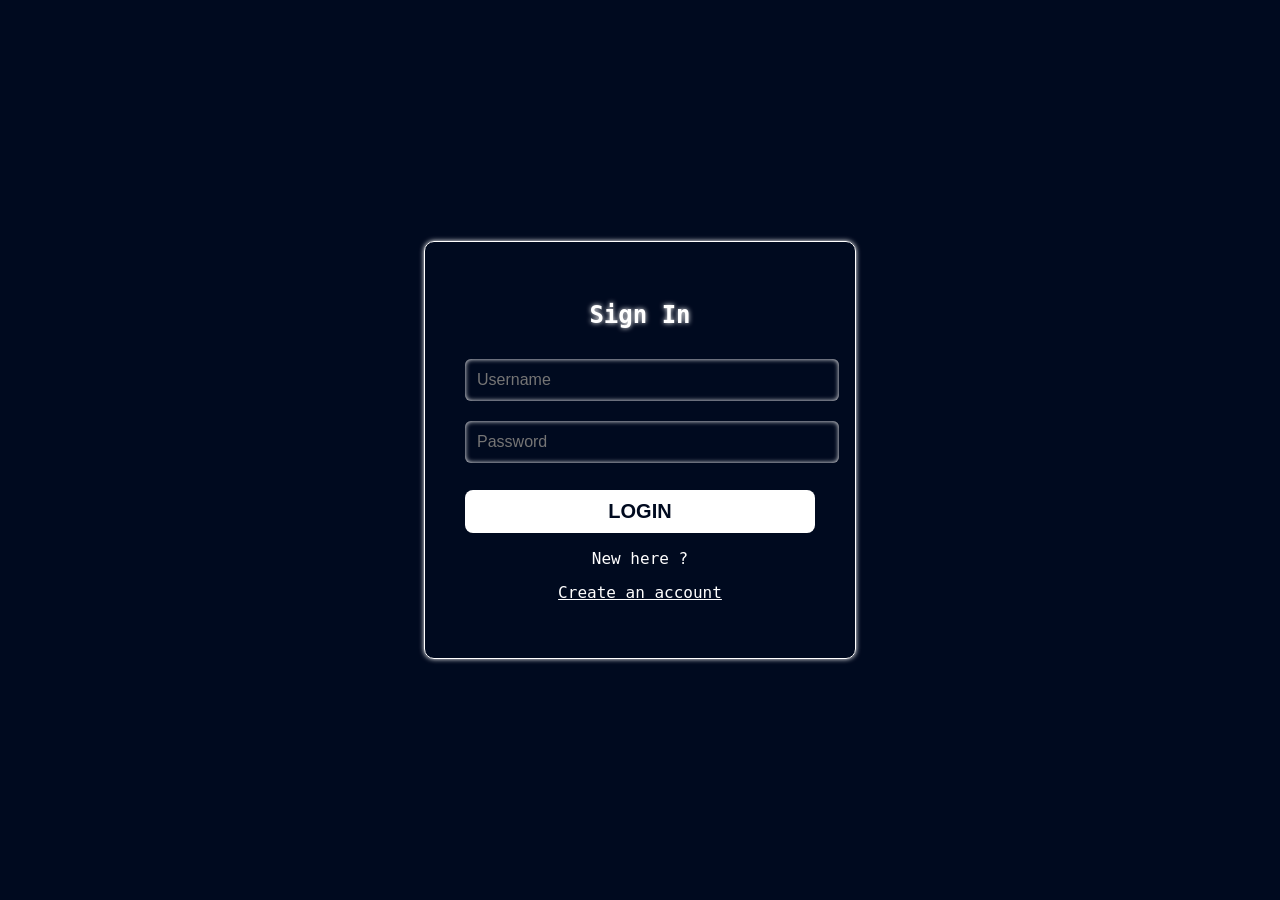
<file: Login.html>
<!DOCTYPE html>

<html lang="en">

<head>

  <meta charset="UTF-8">

  <meta name="viewport" content="width=device-width, initial-scale=1.0">

  <title>Login</title>

  <style>

    body {

      margin: 0;

      height: 100vh;

      display: flex;

      justify-content: center;

      align-items: center;

      background: #000A1F;

      font-family: 'Fira-code', monospace;

      overflow: hidden;

    }
    
    /* Background layers */

    #matrix, #particles-js {

      position: absolute;

      top: 0;

      left: 0;

      width: 100%;

      height: 100%;

      z-index: -2;

    }

    #particles-js {

      z-index: -1;

    }

    .login-box {

      width: 350px;

      padding: 40px;


      border: 1px solid white;

      border-radius: 10px;

      box-shadow: 0 0 5px ;

      text-align: center;

      color: white ;

      z-index: 1;

    }

    .login-box h2 {

      margin-bottom: 20px;

      text-shadow: 0 0 5px;
    }

    .login-box input {

      width: 100%;

      padding: 12px;

      margin: 10px 0;

      border: none;

      border-radius: 6px;

      background: #000A1F;

      color: white;

      font-size: 16px;

      outline: none;

      box-shadow: inset 0 0 5px white;

    }

    .login-box button {

      width: 100%;

      padding: 10px;

      margin-top: 2px;

      border: none;

      border-radius: 8px;

      font-size: 20px;

      font-weight: bold;

      color: #000A1F;

      background: white;

      cursor: pointer;

      transition: 0.3s;

      text-transform: uppercase;

    }

    .login-box button:hover {

      background: white;

      box-shadow: 0 0 10px cyan;

    }

    .login-box a {

      display: block;

      margin-top: 15px;

      font-size: 16px;

      color: white;

      text-decoration: underline;

      transition: 0.3s;

    }

    .login-box a:hover {

      text-shadow: 0 0 8px cyan;

    }

  </style>

</head>

<body>

  <!-- Matrix Effect -->

  <canvas id="matrix"></canvas>

  <!-- Particles Background -->

  <div id="particles-js"></div>

  <!-- Login Form -->

  <div class="login-box">

    <h2>Sign In</h2>

    <form>

      <input type="text" placeholder="Username" required>

      <input type="password" placeholder="Password" required>

     <a href="index.html"><button type="submit">Login</button></a>

<p>
New here ?
      <a href="Create.html">Create an account</a>
</p>

    </form>

  </div>
  
</body>

</html>
</file>
